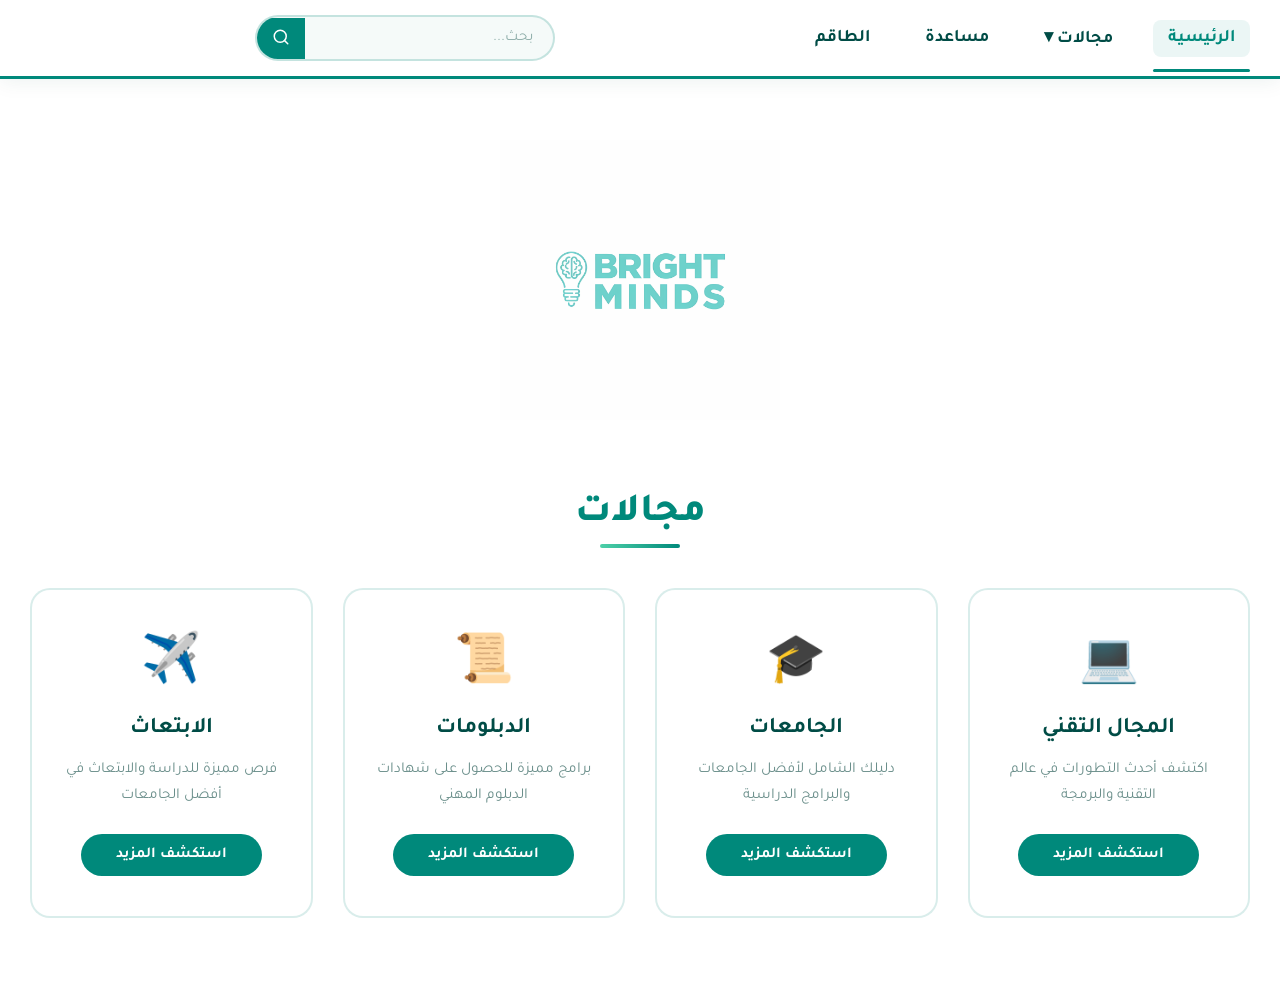
<file: index.html>
﻿<!DOCTYPE html>
<html lang="ar" dir="rtl">
<head>
    <meta charset="UTF-8">
    <meta name="viewport" content="width=device-width, initial-scale=1.0">
    <title>الموقع الرسمي</title>
    <link rel="stylesheet" href="styles.css">
    <link href="https://fonts.googleapis.com/css2?family=Tajawal:wght@400;500;700;800&display=swap" rel="stylesheet">
</head>
<body>
    <!-- Top Navigation Bar -->
    <nav class="navbar">
        <div class="nav-container">
            <div class="nav-right">
                <a href="#" class="nav-link active">الرئيسية</a>
                <div class="dropdown">
                    <a href="#" class="nav-link">مجالات ▾</a>
                    <div class="dropdown-menu">
                        <a href="technical.html" class="dropdown-item">المجال التقني</a>
                        <a href="universities.html" class="dropdown-item">الجامعات</a>
                        <a href="diplomas.html" class="dropdown-item">الدبلومات</a>
                        <a href="scholarships.html" class="dropdown-item">الابتعاث</a>
                    </div>
                </div>
                <a href="help.html" class="nav-link">مساعدة</a>
                <a href="team.html" class="nav-link">الطاقم</a>
            </div>
            <div class="nav-center">
                <div class="search-box">
                    <input type="text" placeholder="بحث..." class="search-input">
                    <button class="search-btn">
                        <svg xmlns="http://www.w3.org/2000/svg" width="18" height="18" viewBox="0 0 24 24" fill="none" stroke="currentColor" stroke-width="2" stroke-linecap="round" stroke-linejoin="round">
                            <circle cx="11" cy="11" r="8"></circle>
                            <line x1="21" y1="21" x2="16.65" y2="16.65"></line>
                        </svg>
                    </button>
                </div>
            </div>
        </div>
    </nav>

    <!-- Main Content -->
    <main class="main-content">
        <!-- Logo Section -->
        <section class="logo-section">
            <img src="1.png" alt="شعار الموقع" class="logo">
        </section>

        <!-- Fields Section -->
        <section class="fields-section">
            <h2 class="section-title">مجالات</h2>
            <div class="cards-container">
                <div class="card">
                    <div class="card-icon">💻</div>
                    <h3>المجال التقني</h3>
                    <p>اكتشف أحدث التطورات في عالم التقنية والبرمجة</p>
                    <a href="technical.html" class="card-btn">استكشف المزيد</a>
                </div>
                <div class="card">
                    <div class="card-icon">🎓</div>
                    <h3>الجامعات</h3>
                    <p>دليلك الشامل لأفضل الجامعات والبرامج الدراسية</p>
                    <a href="universities.html" class="card-btn">استكشف المزيد</a>
                </div>
                <div class="card">
                    <div class="card-icon">📜</div>
                    <h3>الدبلومات</h3>
                    <p>برامج مميزة للحصول على شهادات الدبلوم المهني</p>
                    <a href="diplomas.html" class="card-btn">استكشف المزيد</a>
                </div>
                <div class="card">
                    <div class="card-icon">✈️</div>
                    <h3>الابتعاث</h3>
                    <p>فرص مميزة للدراسة والابتعاث في أفضل الجامعات</p>
                    <a href="scholarships.html" class="card-btn">استكشف المزيد</a>
                </div>
            </div>
        </section>
    </main>

    <script src="script.js"></script>
</body>
</html>
</file>
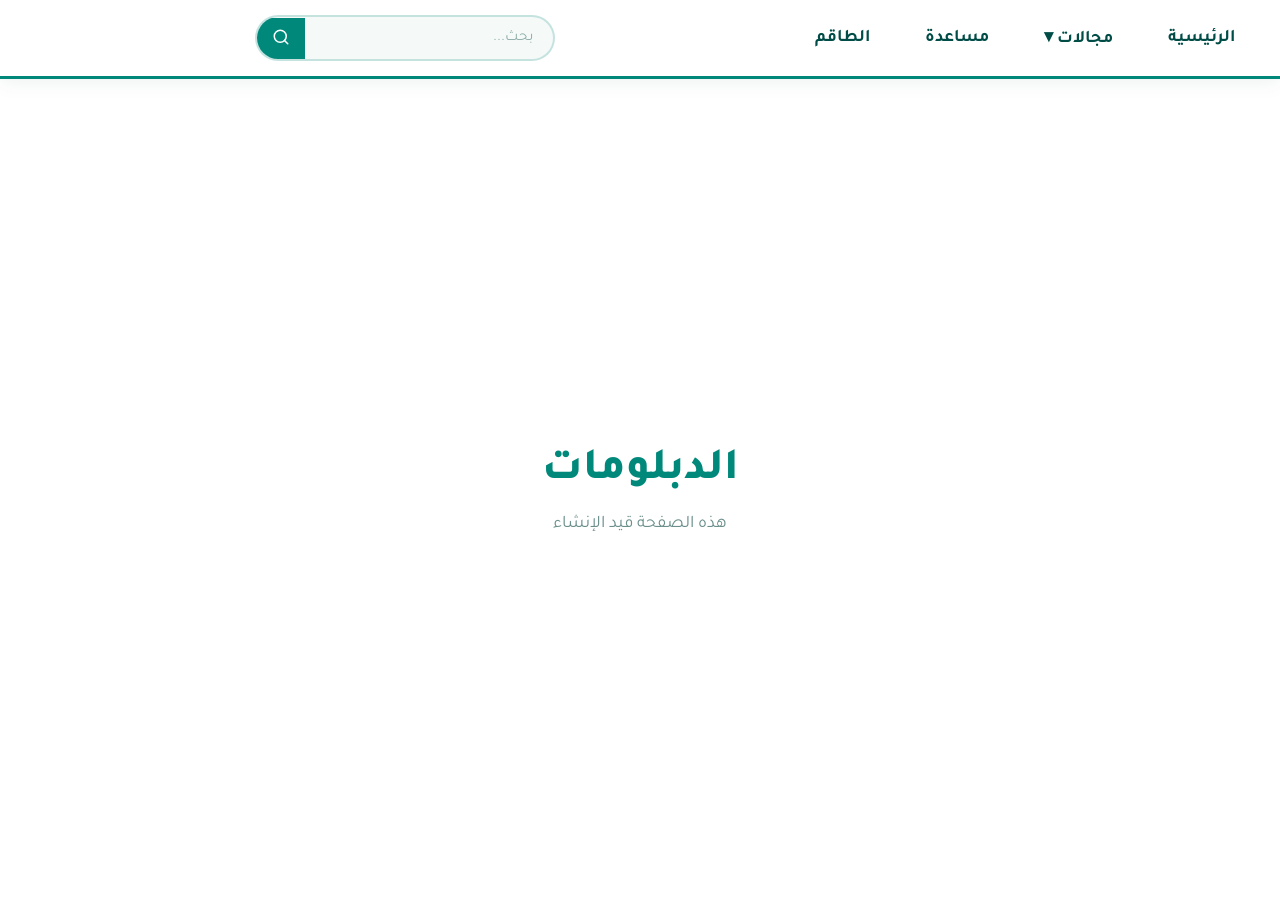
<file: diplomas.html>
﻿<!DOCTYPE html>
<html lang="ar" dir="rtl">
<head>
    <meta charset="UTF-8">
    <meta name="viewport" content="width=device-width, initial-scale=1.0">
    <title>الدبلومات</title>
    <link rel="stylesheet" href="styles.css">
    <link href="https://fonts.googleapis.com/css2?family=Tajawal:wght@400;500;700;800&display=swap" rel="stylesheet">
</head>
<body>
    <nav class="navbar">
        <div class="nav-container">
            <div class="nav-right">
                <a href="index.html" class="nav-link">الرئيسية</a>
                <div class="dropdown">
                    <a href="#" class="nav-link">مجالات ▾</a>
                    <div class="dropdown-menu">
                        <a href="technical.html" class="dropdown-item">المجال التقني</a>
                        <a href="universities.html" class="dropdown-item">الجامعات</a>
                        <a href="diplomas.html" class="dropdown-item">الدبلومات</a>
                        <a href="scholarships.html" class="dropdown-item">الابتعاث</a>
                    </div>
                </div>
                <a href="help.html" class="nav-link">مساعدة</a>
                <a href="team.html" class="nav-link">الطاقم</a>
            </div>
            <div class="nav-center">
                <div class="search-box">
                    <input type="text" placeholder="بحث..." class="search-input">
                    <button class="search-btn">
                        <svg xmlns="http://www.w3.org/2000/svg" width="18" height="18" viewBox="0 0 24 24" fill="none" stroke="currentColor" stroke-width="2" stroke-linecap="round" stroke-linejoin="round">
                            <circle cx="11" cy="11" r="8"></circle>
                            <line x1="21" y1="21" x2="16.65" y2="16.65"></line>
                        </svg>
                    </button>
                </div>
            </div>
        </div>
    </nav>

    <main class="main-content empty-page">
        <h1 class="page-title">الدبلومات</h1>
        <p class="page-subtitle">هذه الصفحة قيد الإنشاء</p>
    </main>

    <script src="script.js"></script>
</body>
</html>
</file>
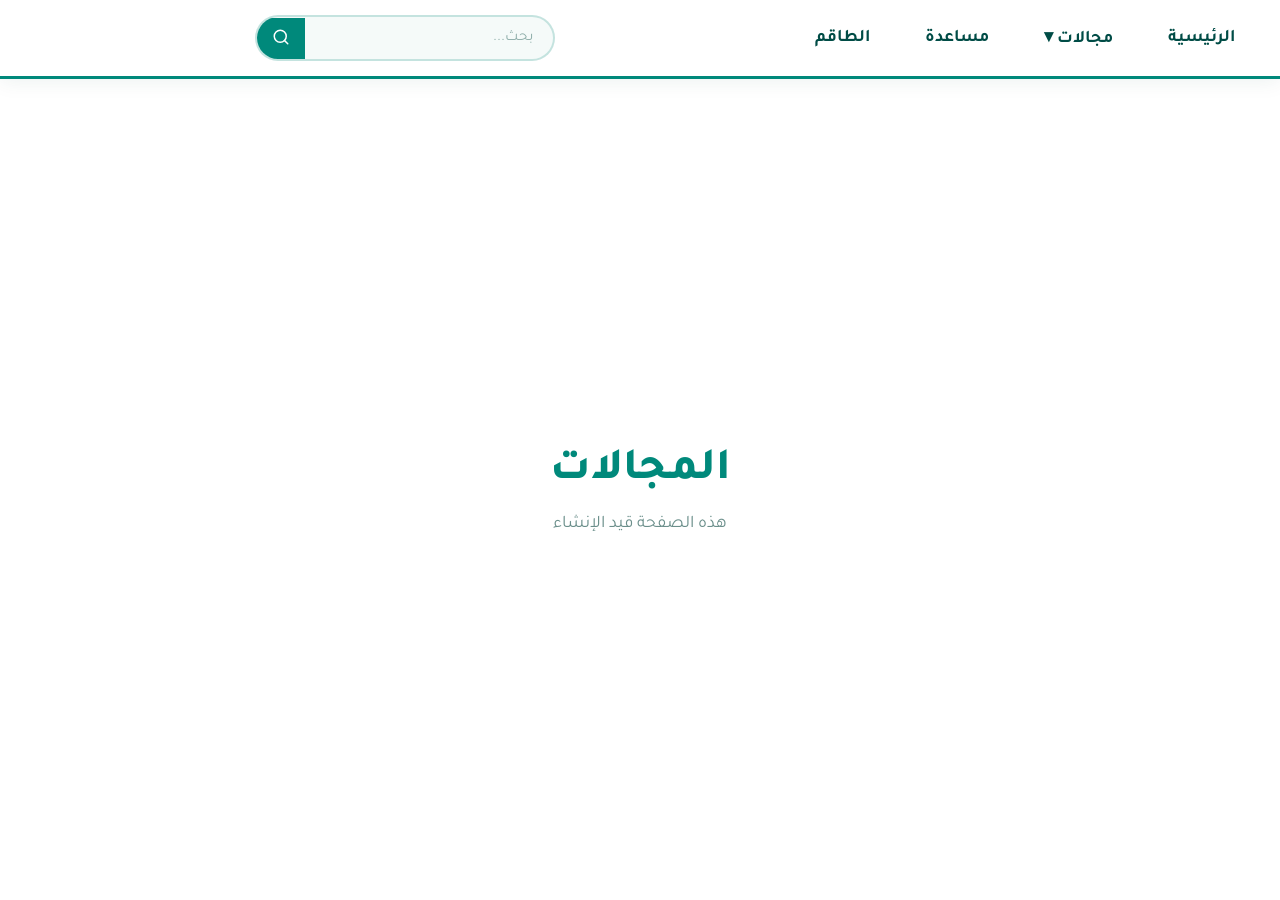
<file: fields.html>
<!DOCTYPE html>
<html lang="ar" dir="rtl">
<head>
    <meta charset="UTF-8">
    <meta name="viewport" content="width=device-width, initial-scale=1.0">
    <title>المجالات</title>
    <link rel="stylesheet" href="styles.css">
    <link href="https://fonts.googleapis.com/css2?family=Tajawal:wght@400;500;700;800&display=swap" rel="stylesheet">
</head>
<body>
    <nav class="navbar">
        <div class="nav-container">
            <div class="nav-right">
                <a href="index.html" class="nav-link">الرئيسية</a>
                <div class="dropdown">
                    <a href="#" class="nav-link">مجالات ▾</a>
                    <div class="dropdown-menu">
                        <a href="technical.html" class="dropdown-item">المجال التقني</a>
                        <a href="universities.html" class="dropdown-item">الجامعات</a>
                        <a href="diplomas.html" class="dropdown-item">الدبلومات</a>
                        <a href="scholarships.html" class="dropdown-item">الابتعاث</a>
                    </div>
                </div>
                <a href="help.html" class="nav-link">مساعدة</a>
                <a href="team.html" class="nav-link">الطاقم</a>
            </div>
            <div class="nav-center">
                <div class="search-box">
                    <input type="text" placeholder="بحث..." class="search-input">
                    <button class="search-btn">
                        <svg xmlns="http://www.w3.org/2000/svg" width="18" height="18" viewBox="0 0 24 24" fill="none" stroke="currentColor" stroke-width="2" stroke-linecap="round" stroke-linejoin="round">
                            <circle cx="11" cy="11" r="8"></circle>
                            <line x1="21" y1="21" x2="16.65" y2="16.65"></line>
                        </svg>
                    </button>
                </div>
            </div>
        </div>
    </nav>

    <main class="main-content empty-page">
        <h1 class="page-title">المجالات</h1>
        <p class="page-subtitle">هذه الصفحة قيد الإنشاء</p>
    </main>

    <script src="script.js"></script>
</body>
</html>
</file>
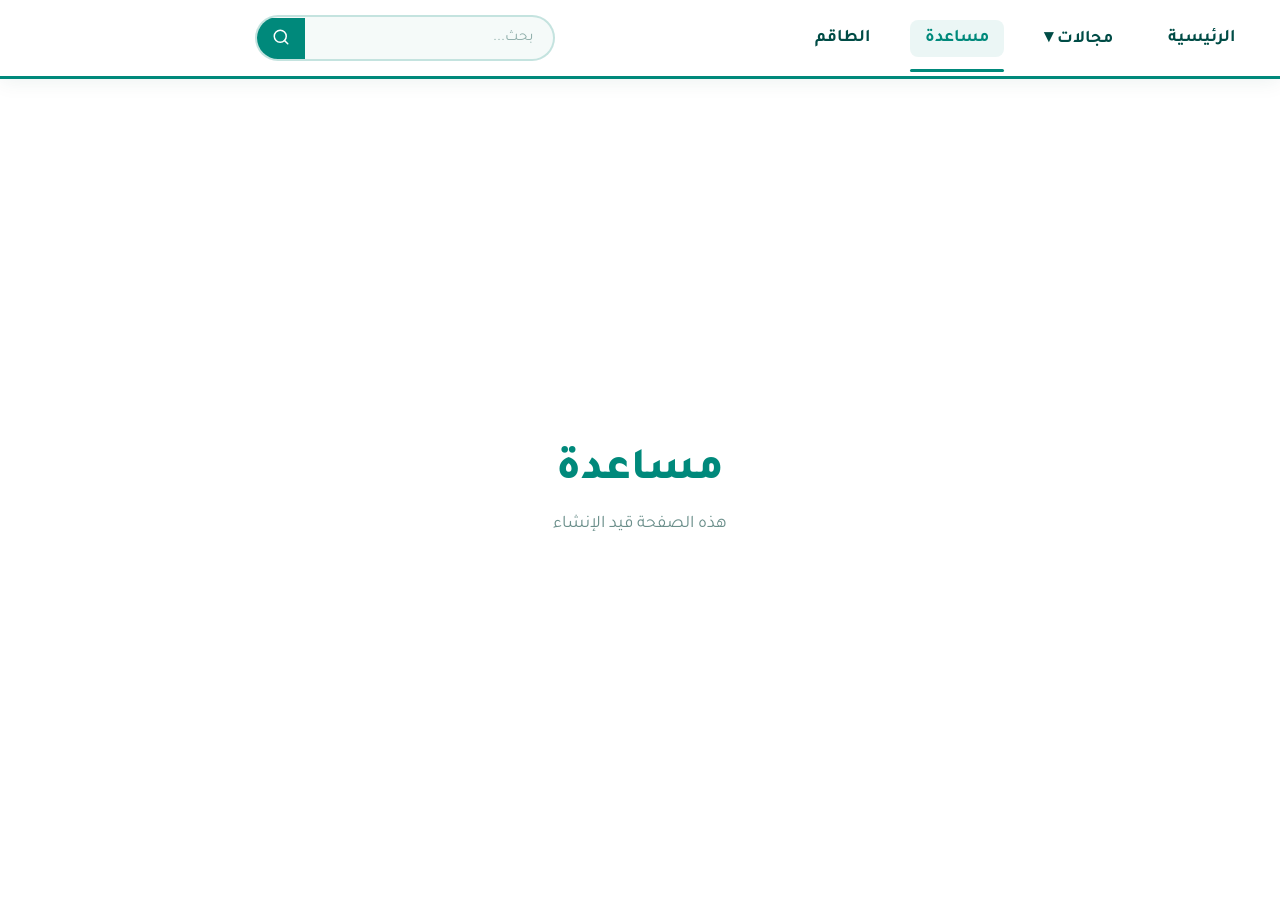
<file: help.html>
﻿<!DOCTYPE html>
<html lang="ar" dir="rtl">
<head>
    <meta charset="UTF-8">
    <meta name="viewport" content="width=device-width, initial-scale=1.0">
    <title>مساعدة</title>
    <link rel="stylesheet" href="styles.css">
    <link href="https://fonts.googleapis.com/css2?family=Tajawal:wght@400;500;700;800&display=swap" rel="stylesheet">
</head>
<body>
    <nav class="navbar">
        <div class="nav-container">
            <div class="nav-right">
                <a href="index.html" class="nav-link">الرئيسية</a>
                <div class="dropdown">
                    <a href="#" class="nav-link">مجالات ▾</a>
                    <div class="dropdown-menu">
                        <a href="technical.html" class="dropdown-item">المجال التقني</a>
                        <a href="universities.html" class="dropdown-item">الجامعات</a>
                        <a href="diplomas.html" class="dropdown-item">الدبلومات</a>
                        <a href="scholarships.html" class="dropdown-item">الابتعاث</a>
                    </div>
                </div>
                <a href="help.html" class="nav-link active">مساعدة</a>
                <a href="team.html" class="nav-link">الطاقم</a>
            </div>
            <div class="nav-center">
                <div class="search-box">
                    <input type="text" placeholder="بحث..." class="search-input">
                    <button class="search-btn">
                        <svg xmlns="http://www.w3.org/2000/svg" width="18" height="18" viewBox="0 0 24 24" fill="none" stroke="currentColor" stroke-width="2" stroke-linecap="round" stroke-linejoin="round">
                            <circle cx="11" cy="11" r="8"></circle>
                            <line x1="21" y1="21" x2="16.65" y2="16.65"></line>
                        </svg>
                    </button>
                </div>
            </div>
        </div>
    </nav>

    <main class="main-content empty-page">
        <h1 class="page-title">مساعدة</h1>
        <p class="page-subtitle">هذه الصفحة قيد الإنشاء</p>
    </main>

    <script src="script.js"></script>
</body>
</html>
</file>
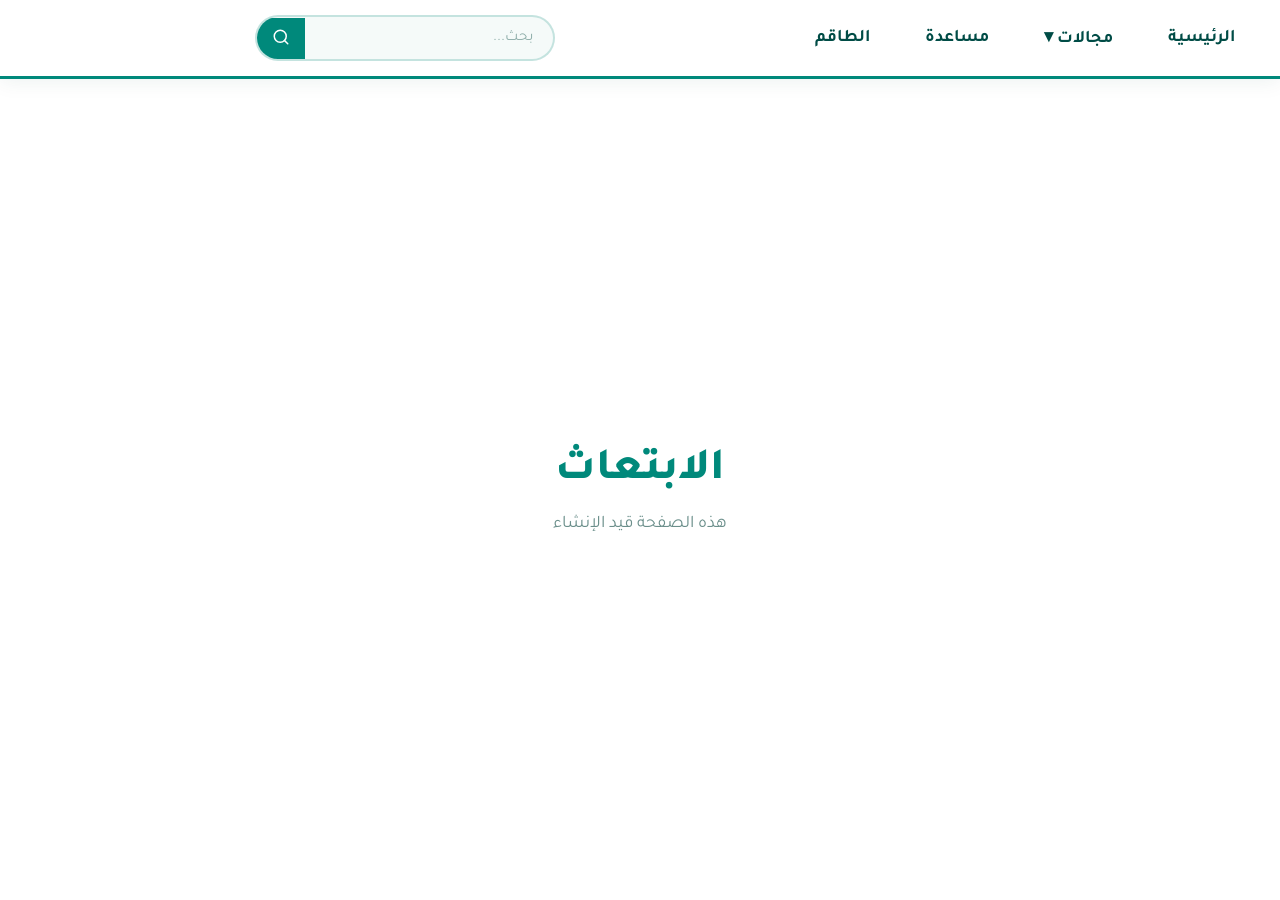
<file: scholarships.html>
﻿<!DOCTYPE html>
<html lang="ar" dir="rtl">
<head>
    <meta charset="UTF-8">
    <meta name="viewport" content="width=device-width, initial-scale=1.0">
    <title>الابتعاث</title>
    <link rel="stylesheet" href="styles.css">
    <link href="https://fonts.googleapis.com/css2?family=Tajawal:wght@400;500;700;800&display=swap" rel="stylesheet">
</head>
<body>
    <nav class="navbar">
        <div class="nav-container">
            <div class="nav-right">
                <a href="index.html" class="nav-link">الرئيسية</a>
                <div class="dropdown">
                    <a href="#" class="nav-link">مجالات ▾</a>
                    <div class="dropdown-menu">
                        <a href="technical.html" class="dropdown-item">المجال التقني</a>
                        <a href="universities.html" class="dropdown-item">الجامعات</a>
                        <a href="diplomas.html" class="dropdown-item">الدبلومات</a>
                        <a href="scholarships.html" class="dropdown-item">الابتعاث</a>
                    </div>
                </div>
                <a href="help.html" class="nav-link">مساعدة</a>
                <a href="team.html" class="nav-link">الطاقم</a>
            </div>
            <div class="nav-center">
                <div class="search-box">
                    <input type="text" placeholder="بحث..." class="search-input">
                    <button class="search-btn">
                        <svg xmlns="http://www.w3.org/2000/svg" width="18" height="18" viewBox="0 0 24 24" fill="none" stroke="currentColor" stroke-width="2" stroke-linecap="round" stroke-linejoin="round">
                            <circle cx="11" cy="11" r="8"></circle>
                            <line x1="21" y1="21" x2="16.65" y2="16.65"></line>
                        </svg>
                    </button>
                </div>
            </div>
        </div>
    </nav>

    <main class="main-content empty-page">
        <h1 class="page-title">الابتعاث</h1>
        <p class="page-subtitle">هذه الصفحة قيد الإنشاء</p>
    </main>

    <script src="script.js"></script>
</body>
</html>
</file>
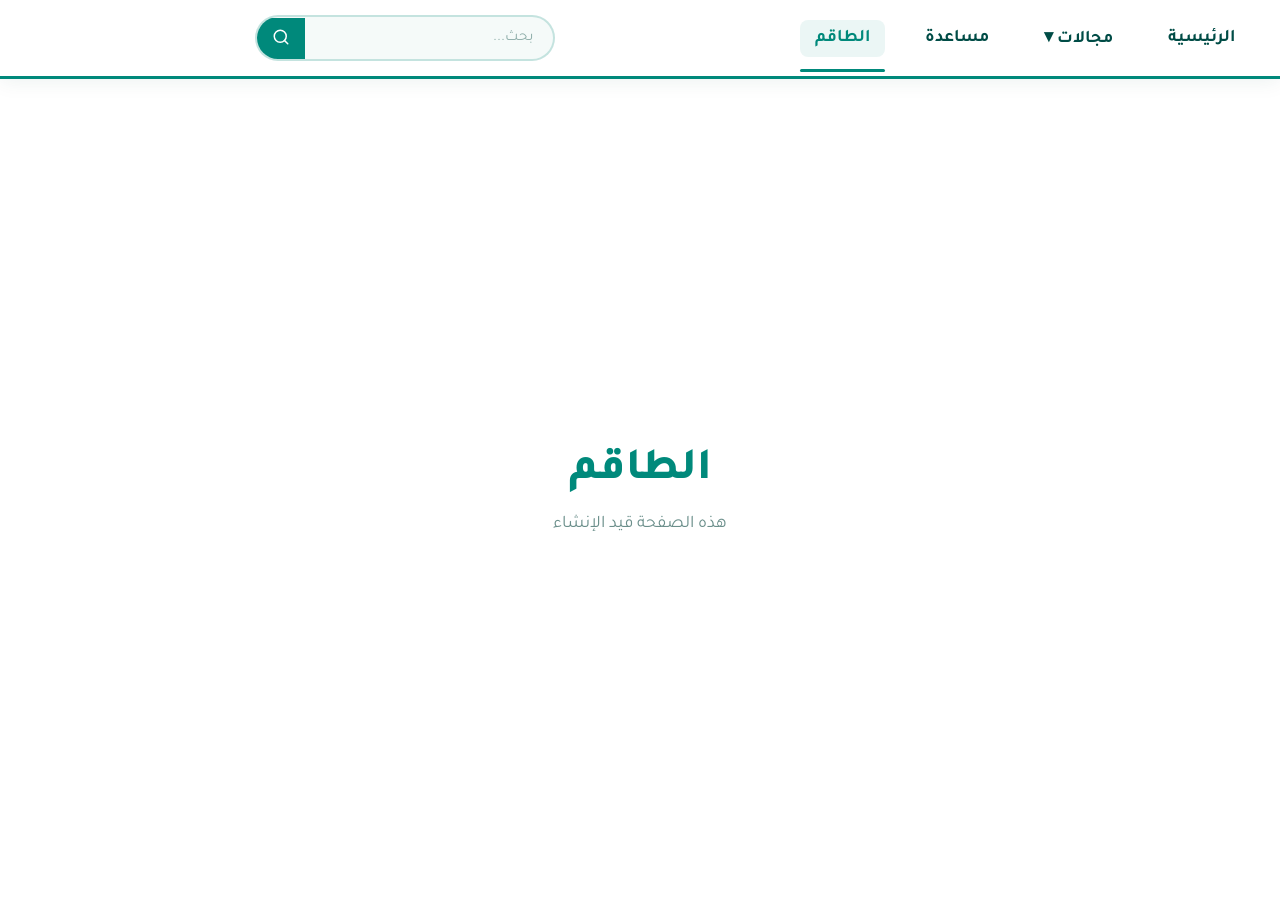
<file: team.html>
﻿<!DOCTYPE html>
<html lang="ar" dir="rtl">
<head>
    <meta charset="UTF-8">
    <meta name="viewport" content="width=device-width, initial-scale=1.0">
    <title>الطاقم</title>
    <link rel="stylesheet" href="styles.css">
    <link href="https://fonts.googleapis.com/css2?family=Tajawal:wght@400;500;700;800&display=swap" rel="stylesheet">
</head>
<body>
    <nav class="navbar">
        <div class="nav-container">
            <div class="nav-right">
                <a href="index.html" class="nav-link">الرئيسية</a>
                <div class="dropdown">
                    <a href="#" class="nav-link">مجالات ▾</a>
                    <div class="dropdown-menu">
                        <a href="technical.html" class="dropdown-item">المجال التقني</a>
                        <a href="universities.html" class="dropdown-item">الجامعات</a>
                        <a href="diplomas.html" class="dropdown-item">الدبلومات</a>
                        <a href="scholarships.html" class="dropdown-item">الابتعاث</a>
                    </div>
                </div>
                <a href="help.html" class="nav-link">مساعدة</a>
                <a href="team.html" class="nav-link active">الطاقم</a>
            </div>
            <div class="nav-center">
                <div class="search-box">
                    <input type="text" placeholder="بحث..." class="search-input">
                    <button class="search-btn">
                        <svg xmlns="http://www.w3.org/2000/svg" width="18" height="18" viewBox="0 0 24 24" fill="none" stroke="currentColor" stroke-width="2" stroke-linecap="round" stroke-linejoin="round">
                            <circle cx="11" cy="11" r="8"></circle>
                            <line x1="21" y1="21" x2="16.65" y2="16.65"></line>
                        </svg>
                    </button>
                </div>
            </div>
        </div>
    </nav>

    <main class="main-content empty-page">
        <h1 class="page-title">الطاقم</h1>
        <p class="page-subtitle">هذه الصفحة قيد الإنشاء</p>
    </main>

    <script src="script.js"></script>
</body>
</html>
</file>
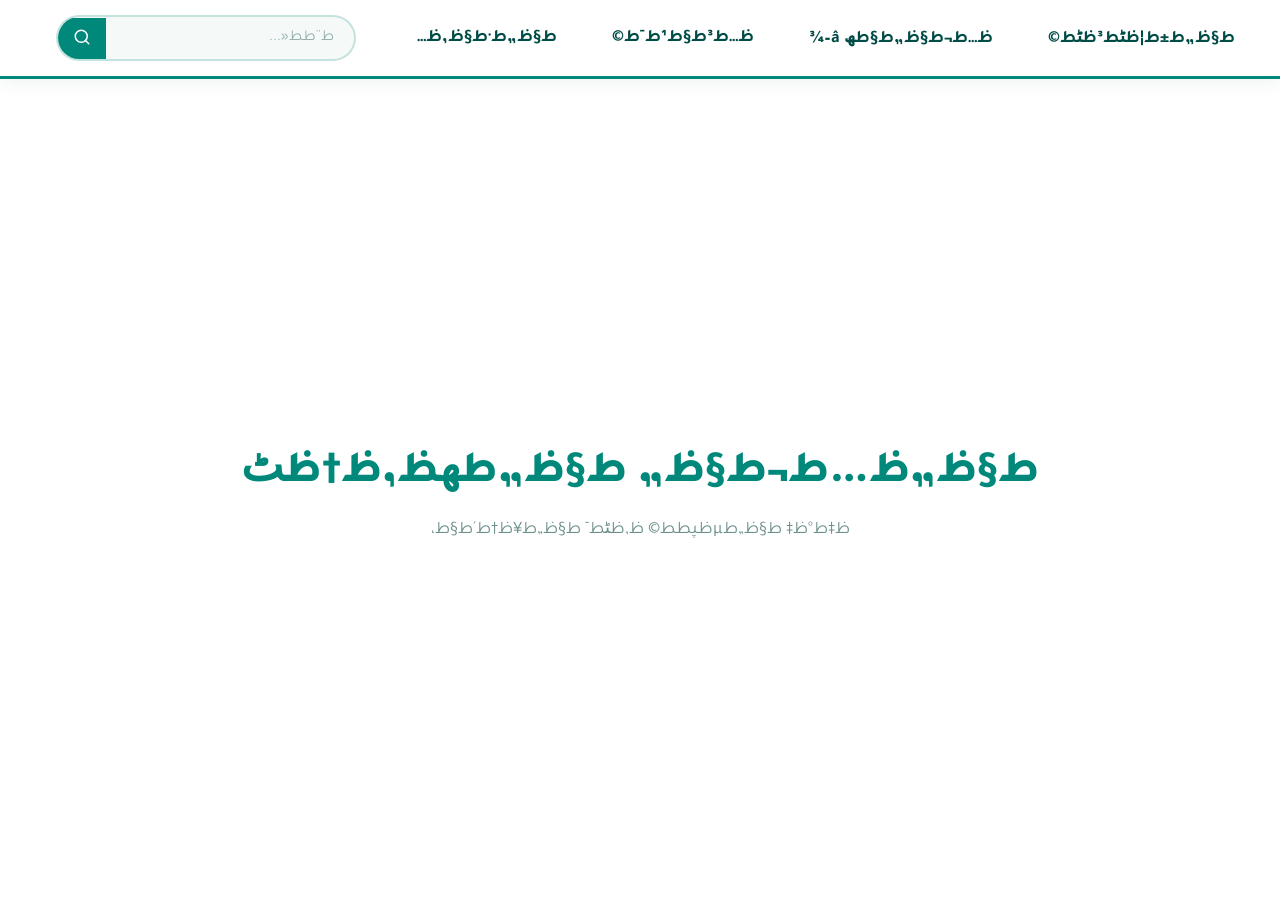
<file: technical.html>
﻿<!DOCTYPE html>
<html lang="ar" dir="rtl">
<head>
    <meta charset="UTF-8">
    <meta name="viewport" content="width=device-width, initial-scale=1.0">
    <title>ط§ظ„ظ…ط¬ط§ظ„ ط§ظ„طھظ‚ظ†ظٹ</title>
    <link rel="stylesheet" href="styles.css">
    <link href="https://fonts.googleapis.com/css2?family=Tajawal:wght@400;500;700;800&display=swap" rel="stylesheet">
</head>
<body>
    <nav class="navbar">
        <div class="nav-container">
            <div class="nav-right">
                <a href="index.html" class="nav-link">ط§ظ„ط±ط¦ظٹط³ظٹط©</a>
                <div class="dropdown">
                    <a href="#" class="nav-link">ظ…ط¬ط§ظ„ط§طھ â–¾</a>
                    <div class="dropdown-menu">
                        <a href="technical.html" class="dropdown-item">ط§ظ„ظ…ط¬ط§ظ„ ط§ظ„طھظ‚ظ†ظٹ</a>
                        <a href="universities.html" class="dropdown-item">ط§ظ„ط¬ط§ظ…ط¹ط§طھ</a>
                        <a href="diplomas.html" class="dropdown-item">ط§ظ„ط¯ط¨ظ„ظˆظ…ط§طھ</a>
                        <a href="scholarships.html" class="dropdown-item">ط§ظ„ط§ط¨طھط¹ط§ط«</a>
                    </div>
                </div>
                <a href="help.html" class="nav-link">ظ…ط³ط§ط¹ط¯ط©</a>
                <a href="team.html" class="nav-link">ط§ظ„ط·ط§ظ‚ظ…</a>
            </div>
            <div class="nav-center">
                <div class="search-box">
                    <input type="text" placeholder="ط¨ط­ط«..." class="search-input">
                    <button class="search-btn">
                        <svg xmlns="http://www.w3.org/2000/svg" width="18" height="18" viewBox="0 0 24 24" fill="none" stroke="currentColor" stroke-width="2" stroke-linecap="round" stroke-linejoin="round">
                            <circle cx="11" cy="11" r="8"></circle>
                            <line x1="21" y1="21" x2="16.65" y2="16.65"></line>
                        </svg>
                    </button>
                </div>
            </div>
        </div>
    </nav>

    <main class="main-content empty-page">
        <h1 class="page-title">ط§ظ„ظ…ط¬ط§ظ„ ط§ظ„طھظ‚ظ†ظٹ</h1>
        <p class="page-subtitle">ظ‡ط°ظ‡ ط§ظ„طµظپط­ط© ظ‚ظٹط¯ ط§ظ„ط¥ظ†ط´ط§ط،</p>
    </main>

    <script src="script.js"></script>
</body>
</html>
</file>
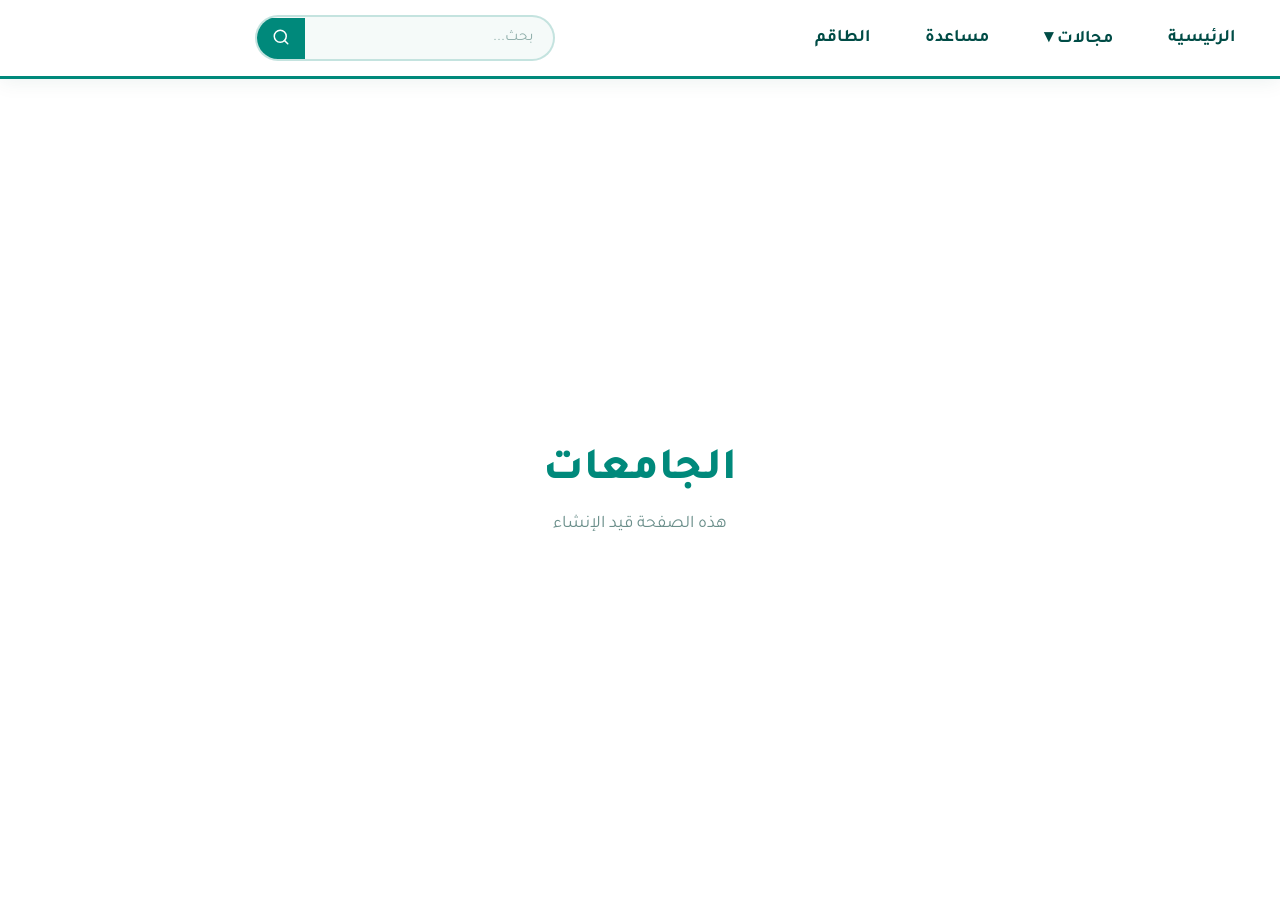
<file: universities.html>
﻿<!DOCTYPE html>
<html lang="ar" dir="rtl">
<head>
    <meta charset="UTF-8">
    <meta name="viewport" content="width=device-width, initial-scale=1.0">
    <title>الجامعات</title>
    <link rel="stylesheet" href="styles.css">
    <link href="https://fonts.googleapis.com/css2?family=Tajawal:wght@400;500;700;800&display=swap" rel="stylesheet">
</head>
<body>
    <nav class="navbar">
        <div class="nav-container">
            <div class="nav-right">
                <a href="index.html" class="nav-link">الرئيسية</a>
                <div class="dropdown">
                    <a href="#" class="nav-link">مجالات ▾</a>
                    <div class="dropdown-menu">
                        <a href="technical.html" class="dropdown-item">المجال التقني</a>
                        <a href="universities.html" class="dropdown-item">الجامعات</a>
                        <a href="diplomas.html" class="dropdown-item">الدبلومات</a>
                        <a href="scholarships.html" class="dropdown-item">الابتعاث</a>
                    </div>
                </div>
                <a href="help.html" class="nav-link">مساعدة</a>
                <a href="team.html" class="nav-link">الطاقم</a>
            </div>
            <div class="nav-center">
                <div class="search-box">
                    <input type="text" placeholder="بحث..." class="search-input">
                    <button class="search-btn">
                        <svg xmlns="http://www.w3.org/2000/svg" width="18" height="18" viewBox="0 0 24 24" fill="none" stroke="currentColor" stroke-width="2" stroke-linecap="round" stroke-linejoin="round">
                            <circle cx="11" cy="11" r="8"></circle>
                            <line x1="21" y1="21" x2="16.65" y2="16.65"></line>
                        </svg>
                    </button>
                </div>
            </div>
        </div>
    </nav>

    <main class="main-content empty-page">
        <h1 class="page-title">الجامعات</h1>
        <p class="page-subtitle">هذه الصفحة قيد الإنشاء</p>
    </main>

    <script src="script.js"></script>
</body>
</html>
</file>
<file: styles.css>
* {
    margin: 0;
    padding: 0;
    box-sizing: border-box;
}

body {
    font-family: 'Tajawal', sans-serif;
    background: #ffffff;
    color: #004c46;
    direction: rtl;
}

/* ===================== Navigation Bar ===================== */
.navbar {
    position: fixed;
    top: 0;
    left: 0;
    width: 100%;
    background: #ffffff;
    box-shadow: 0 2px 20px rgba(0, 76, 70, 0.08);
    z-index: 1000;
    padding: 15px 30px;
    border-bottom: 3px solid #00897b;
}

.nav-container {
    max-width: 1400px;
    margin: 0 auto;
    display: flex;
    justify-content: space-between;
    align-items: center;
    gap: 20px;
}

.nav-right,
.nav-left {
    display: flex;
    align-items: center;
    gap: 25px;
}

.nav-center {
    flex: 1;
    display: flex;
    justify-content: center;
}

.nav-link {
    text-decoration: none;
    color: #004c46;
    font-size: 1.1rem;
    font-weight: 600;
    padding: 8px 15px;
    border-radius: 8px;
    transition: all 0.3s ease;
    position: relative;
}

.nav-link:hover,
.nav-link.active {
    color: #00897b;
    background: rgba(0, 137, 123, 0.08);
}

.nav-link.active::after {
    content: '';
    position: absolute;
    bottom: -15px;
    right: 0;
    width: 100%;
    height: 3px;
    background: #00897b;
    border-radius: 3px;
}

/* ===================== Dropdown ===================== */
.dropdown {
    position: relative;
}

.dropdown-menu {
    position: absolute;
    top: calc(100% + 8px);
    right: 0;
    background: #ffffff;
    min-width: 200px;
    border-radius: 12px;
    box-shadow: 0 10px 40px rgba(0, 76, 70, 0.15);
    padding: 10px;
    opacity: 0;
    visibility: hidden;
    transform: translateY(-5px);
    transition: all 0.3s ease;
    border: 1px solid rgba(0, 137, 123, 0.1);
    z-index: 100;
}

.dropdown:hover .dropdown-menu,
.dropdown.open .dropdown-menu {
    opacity: 1;
    visibility: visible;
    transform: translateY(0);
}

.dropdown-item {
    display: block;
    padding: 12px 18px;
    text-decoration: none;
    color: #004c46;
    font-size: 0.95rem;
    font-weight: 500;
    border-radius: 8px;
    transition: all 0.3s ease;
    border-right: 4px solid transparent;
}

.dropdown-item:hover {
    background: rgba(0, 137, 123, 0.08);
    color: #00897b;
    border-right-color: #00897b;
    padding-right: 25px;
}

/* ===================== Search Box ===================== */
.search-box {
    display: flex;
    align-items: center;
    background: #f5faf9;
    border: 2px solid rgba(0, 137, 123, 0.2);
    border-radius: 50px;
    overflow: hidden;
    transition: all 0.3s ease;
    max-width: 300px;
    width: 100%;
}

.search-box:focus-within {
    border-color: #00897b;
    box-shadow: 0 0 0 4px rgba(0, 137, 123, 0.1);
}

.search-input {
    flex: 1;
    border: none;
    background: transparent;
    padding: 12px 20px;
    font-family: 'Tajawal', sans-serif;
    font-size: 0.95rem;
    color: #004c46;
    outline: none;
}

.search-input::placeholder {
    color: #8faeaa;
}

.search-btn {
    background: #00897b;
    border: none;
    color: #ffffff;
    padding: 10px 15px;
    cursor: pointer;
    transition: all 0.3s ease;
}

.search-btn:hover {
    background: #00695c;
}

/* ===================== Main Content ===================== */
.main-content {
    padding-top: 80px;
    min-height: 100vh;
}

.logo-section {
    display: flex;
    justify-content: center;
    align-items: center;
    padding: 60px 20px 30px;
}

.logo {
    max-width: 280px;
    width: 100%;
    height: auto;
}

/* ===================== Fields Section ===================== */
.fields-section {
    max-width: 1400px;
    margin: 0 auto;
    padding: 40px 30px 80px;
    text-align: center;
}

.section-title {
    font-size: 2.5rem;
    font-weight: 800;
    color: #00897b;
    margin-bottom: 50px;
    position: relative;
    display: inline-block;
}

.section-title::after {
    content: '';
    position: absolute;
    bottom: -10px;
    right: 50%;
    transform: translateX(50%);
    width: 80px;
    height: 4px;
    background: linear-gradient(to left, #00897b, #4dd0a8);
    border-radius: 4px;
}

.cards-container {
    display: grid;
    grid-template-columns: repeat(4, 1fr);
    gap: 30px;
}

.card {
    background: #ffffff;
    border: 2px solid rgba(0, 137, 123, 0.15);
    border-radius: 20px;
    padding: 40px 30px;
    text-align: center;
    transition: all 0.4s ease;
    position: relative;
    overflow: hidden;
}

.card::before {
    content: '';
    position: absolute;
    top: 0;
    left: 0;
    width: 100%;
    height: 5px;
    background: linear-gradient(to left, #00897b, #4dd0a8);
    transform: scaleX(0);
    transform-origin: right;
    transition: transform 0.4s ease;
}

.card:hover {
    transform: translateY(-8px);
    border-color: #00897b;
    box-shadow: 0 15px 50px rgba(0, 137, 123, 0.2);
}

.card:hover::before {
    transform: scaleX(1);
}

.card-icon {
    font-size: 3rem;
    margin-bottom: 20px;
}

.card h3 {
    font-size: 1.4rem;
    font-weight: 700;
    color: #004c46;
    margin-bottom: 15px;
}

.card p {
    color: #6b8f8b;
    font-size: 0.95rem;
    line-height: 1.7;
    margin-bottom: 25px;
}

.card-btn {
    display: inline-block;
    padding: 12px 35px;
    background: #00897b;
    color: #ffffff;
    text-decoration: none;
    border-radius: 50px;
    font-weight: 600;
    font-size: 0.95rem;
    transition: all 0.3s ease;
}

.card-btn:hover {
    background: #00695c;
    transform: scale(1.05);
    box-shadow: 0 8px 25px rgba(0, 137, 123, 0.3);
}

@keyframes fadeIn {
    from {
        opacity: 0;
        transform: translateY(20px);
    }
    to {
        opacity: 1;
        transform: translateY(0);
    }
}

/* ===================== Empty Pages ===================== */
.empty-page {
    display: flex;
    flex-direction: column;
    justify-content: center;
    align-items: center;
    gap: 15px;
}

.page-title {
    font-size: 2.8rem;
    font-weight: 800;
    color: #00897b;
}

.page-subtitle {
    font-size: 1.1rem;
    color: #6b8f8b;
}

/* ===================== Responsive ===================== */
@media (max-width: 1200px) {
    .cards-container {
        grid-template-columns: repeat(2, 1fr);
    }
}

@media (max-width: 768px) {
    .main-content {
        padding-top: 150px;
    }

    .navbar {
        padding: 12px 15px;
    }

    .nav-container {
        flex-wrap: wrap;
        justify-content: center;
        gap: 10px;
    }

    .nav-right,
    .nav-left {
        gap: 10px;
        flex-wrap: wrap;
        justify-content: center;
    }

    .nav-link {
        font-size: 0.95rem;
        padding: 6px 10px;
    }

    .nav-center {
        order: 3;
        width: 100%;
    }

    .search-box {
        max-width: 100%;
    }

    .dropdown-menu {
        position: absolute;
        right: auto;
        left: 50%;
        transform: translateX(-50%) translateY(10px);
    }

    .dropdown:hover .dropdown-menu {
        transform: translateX(-50%) translateY(0);
    }

    .logo-section {
        padding: 40px 20px 20px;
    }

    .logo {
        max-width: 200px;
    }

    .cards-container {
        grid-template-columns: 1fr;
    }

    .section-title {
        font-size: 2rem;
    }

    .empty-page {
        padding: 0 20px;
        text-align: center;
    }

    .page-title {
        font-size: 2rem;
    }
}
</file>
